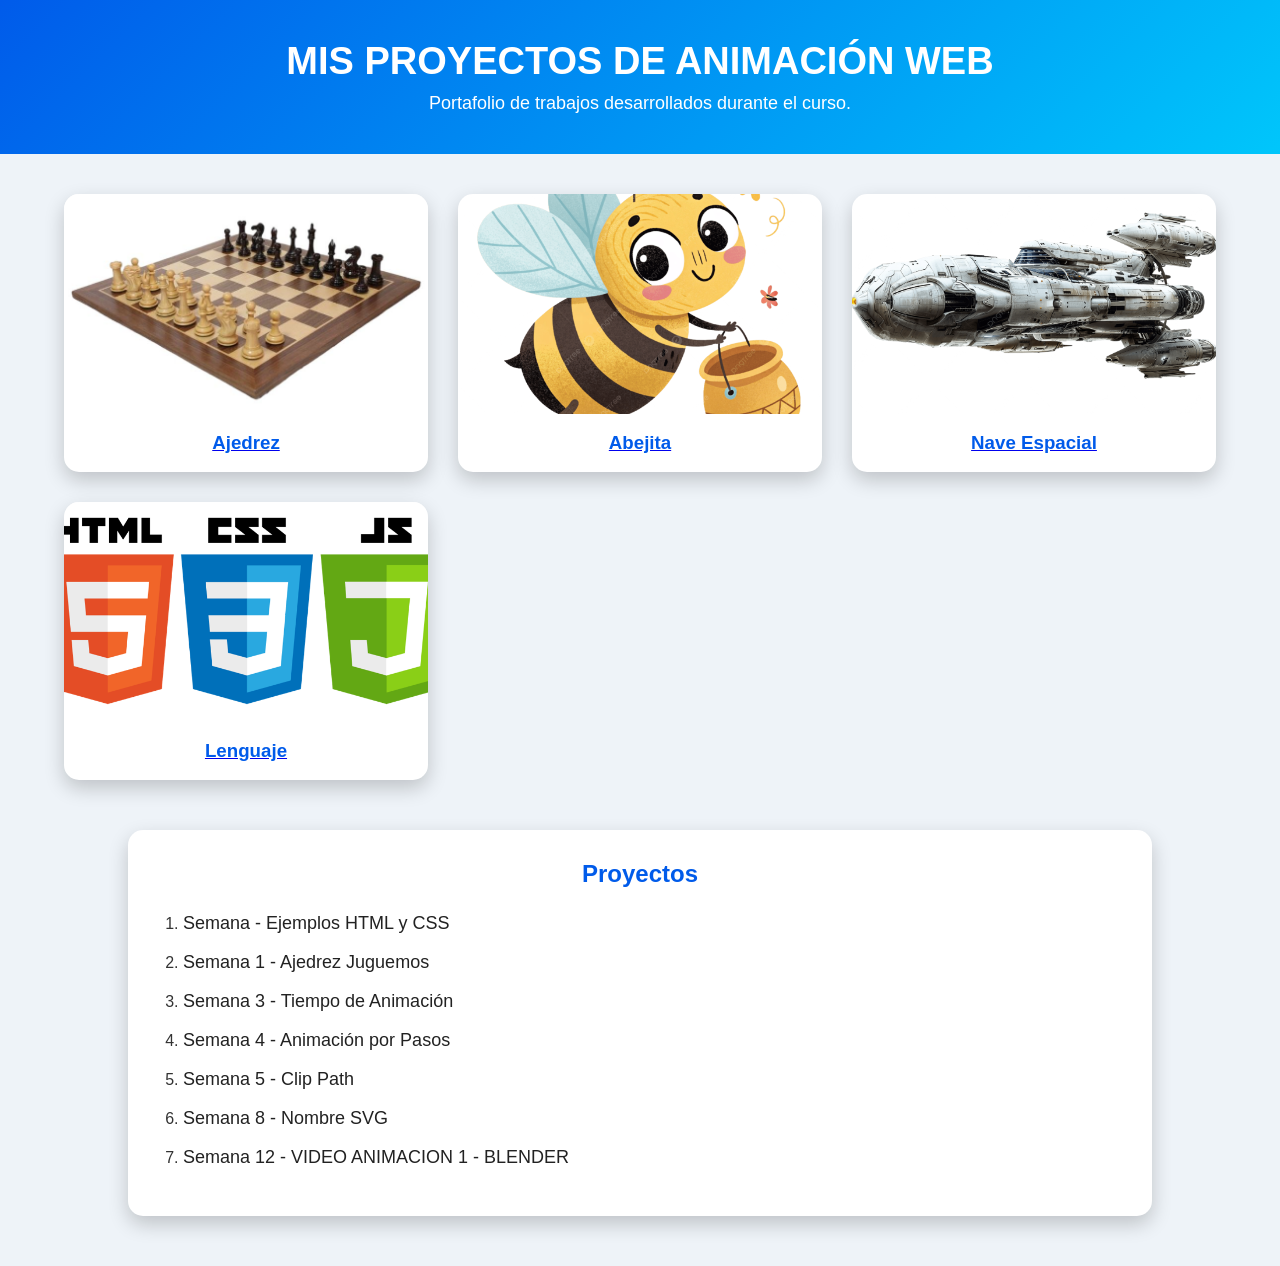
<file: index.html>
<!DOCTYPE html>
<html lang="es">

<head>
    <meta charset="UTF-8">
    <meta name="viewport" content="width=device-width, initial-scale=1.0">
    <title>Mis Proyectos</title>

    <link rel="stylesheet" href="css/estilos.css">
</head>

<body>

<header>
    <h1>MIS PROYECTOS DE ANIMACIÓN WEB</h1>
    <p>Portafolio de trabajos desarrollados durante el curso.</p>
</header>

<section class="galeria">

    <div class="card">
        <a href="SEMANA 1/index.html">

        <div class="imagen img1"></div>
        <h3>Ajedrez</h3>
        </a>
    </div>

    <div class="card">
        <a href="SEMANA 3/abeja.html">
        <div class="imagen img2"></div>
        <h3>Abejita</h3>
        </a>
    </div>

    <div class="card">
        <a href="SEMANA 3/nave-eespacial.html">
        <div class="imagen img3"></div>
        <h3>Nave Espacial</h3>
        </a>
    </div>

    <div class="card">
        <a href="SEMANA 4/index.html">
        <div class="imagen img4"></div>
        <h3>Lenguaje</h3>
        </a>
    </div>

</section>

<section class="lista">

<h2>Proyectos</h2>

<ol>

<li><a href="SEMANA/index.html">Semana - Ejemplos HTML y CSS</a></li>

<li><a href="SEMANA 1/index.html">Semana 1 - Ajedrez Juguemos</a></li>

<li><a href="SEMANA 3/index.html">Semana 3 - Tiempo de Animación</a></li>

<li><a href="SEMANA 4/index.html">Semana 4 - Animación por Pasos</a></li>

<li><a href="SEMANA 5/index.html">Semana 5 - Clip Path</a></li>

<li><a href="SEMANA 8/index.html">Semana 8 - Nombre SVG</a></li>

<li><a href="SEMANA 12/index.html">Semana 12 - VIDEO ANIMACION 1 - BLENDER</a></li>

</ol>

</section>

</body>

</html>
</file>
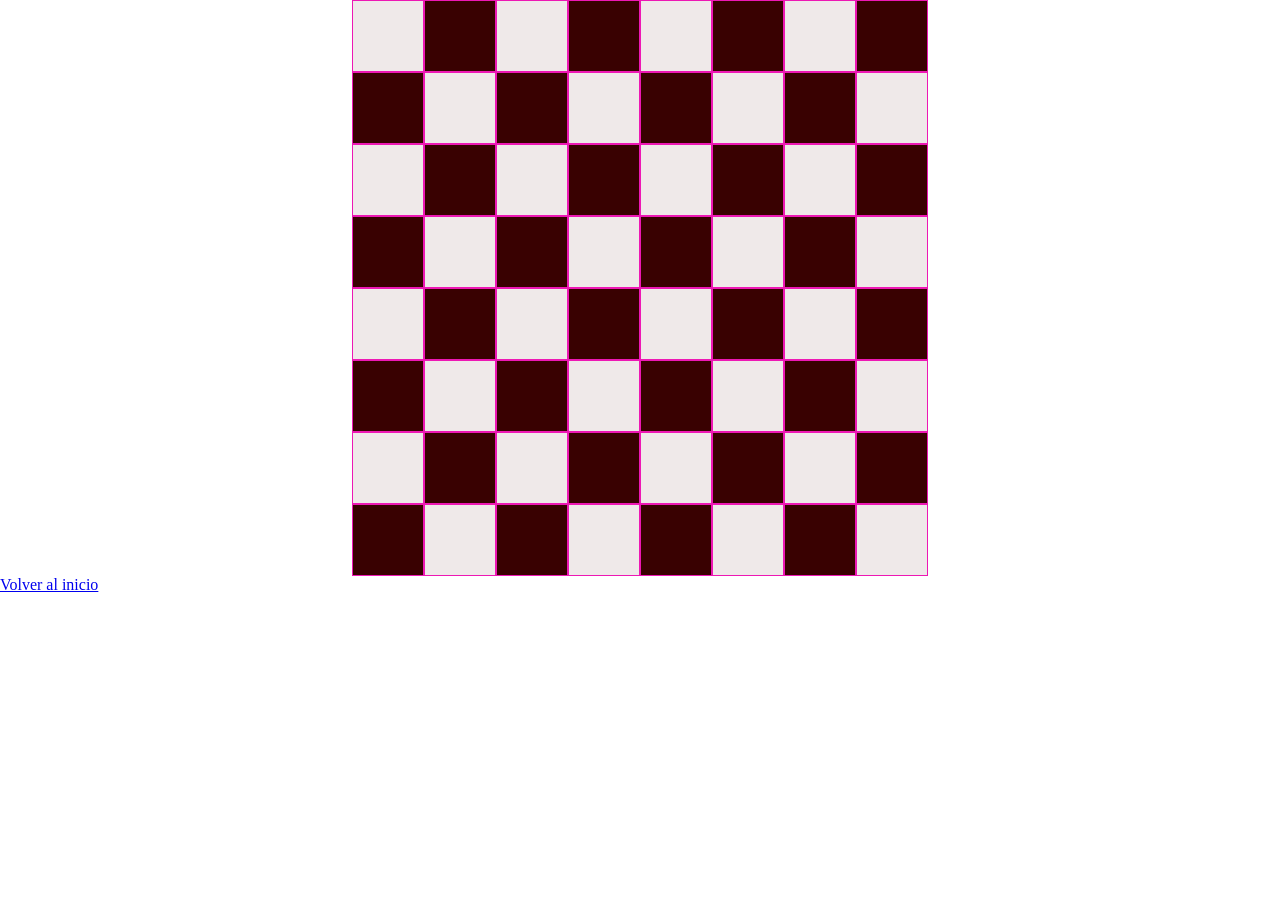
<file: SEMANA 1/index.html>
<html>
<head>
    <title>AJEDREZ ARA</title>

    <style>

        *{
            margin:0;
            padding:0;
        }

        .contenedor{
            width:576px;
            height:72px;
            margin:auto;
            background-color: brown;
        }

        .cuadrito1, .cuadrito2{
            width:70px;
            height:70px;
            border:1px solid rgb(237, 24, 180);
            float: left;
        }

        .cuadrito1{
            background:rgb(57, 1, 1);
        }

        .cuadrito2{
            background:rgb(239, 233, 233);
        }

    </style>
</head>

<body>

<!-- FILA 1 -->
<div class="contenedor">
    <div class="cuadrito2"></div>
    <div class="cuadrito1"></div>
    <div class="cuadrito2"></div>
    <div class="cuadrito1"></div>
    <div class="cuadrito2"></div>
    <div class="cuadrito1"></div>
    <div class="cuadrito2"></div>
    <div class="cuadrito1"></div>
</div>

<!-- FILA 2 -->
<div class="contenedor">
    <div class="cuadrito1"></div>
    <div class="cuadrito2"></div>
    <div class="cuadrito1"></div>
    <div class="cuadrito2"></div>
    <div class="cuadrito1"></div>
    <div class="cuadrito2"></div>
    <div class="cuadrito1"></div>
    <div class="cuadrito2"></div>
</div>

<!-- FILA 3 -->
<div class="contenedor">
    <div class="cuadrito2"></div>
    <div class="cuadrito1"></div>
    <div class="cuadrito2"></div>
    <div class="cuadrito1"></div>
    <div class="cuadrito2"></div>
    <div class="cuadrito1"></div>
    <div class="cuadrito2"></div>
    <div class="cuadrito1"></div>
</div>

<!-- FILA 4 -->
<div class="contenedor">
    <div class="cuadrito1"></div>
    <div class="cuadrito2"></div>
    <div class="cuadrito1"></div>
    <div class="cuadrito2"></div>
    <div class="cuadrito1"></div>
    <div class="cuadrito2"></div>
    <div class="cuadrito1"></div>
    <div class="cuadrito2"></div>
</div>

<!-- FILA 5 -->
<div class="contenedor">
    <div class="cuadrito2"></div>
    <div class="cuadrito1"></div>
    <div class="cuadrito2"></div>
    <div class="cuadrito1"></div>
    <div class="cuadrito2"></div>
    <div class="cuadrito1"></div>
    <div class="cuadrito2"></div>
    <div class="cuadrito1"></div>
</div>

<!-- FILA 6 -->
<div class="contenedor">
    <div class="cuadrito1"></div>
    <div class="cuadrito2"></div>
    <div class="cuadrito1"></div>
    <div class="cuadrito2"></div>
    <div class="cuadrito1"></div>
    <div class="cuadrito2"></div>
    <div class="cuadrito1"></div>
    <div class="cuadrito2"></div>
</div>

<!-- FILA 7 -->
<div class="contenedor">
    <div class="cuadrito2"></div>
    <div class="cuadrito1"></div>
    <div class="cuadrito2"></div>
    <div class="cuadrito1"></div>
    <div class="cuadrito2"></div>
    <div class="cuadrito1"></div>
    <div class="cuadrito2"></div>
    <div class="cuadrito1"></div>
</div>

<!-- FILA 8 -->
<div class="contenedor">
    <div class="cuadrito1"></div>
    <div class="cuadrito2"></div>
    <div class="cuadrito1"></div>
    <div class="cuadrito2"></div>
    <div class="cuadrito1"></div>
    <div class="cuadrito2"></div>
    <div class="cuadrito1"></div>
    <div class="cuadrito2"></div>

</div>
<a href="../index.html"> Volver al inicio</a>
</body>
</html>
</file>
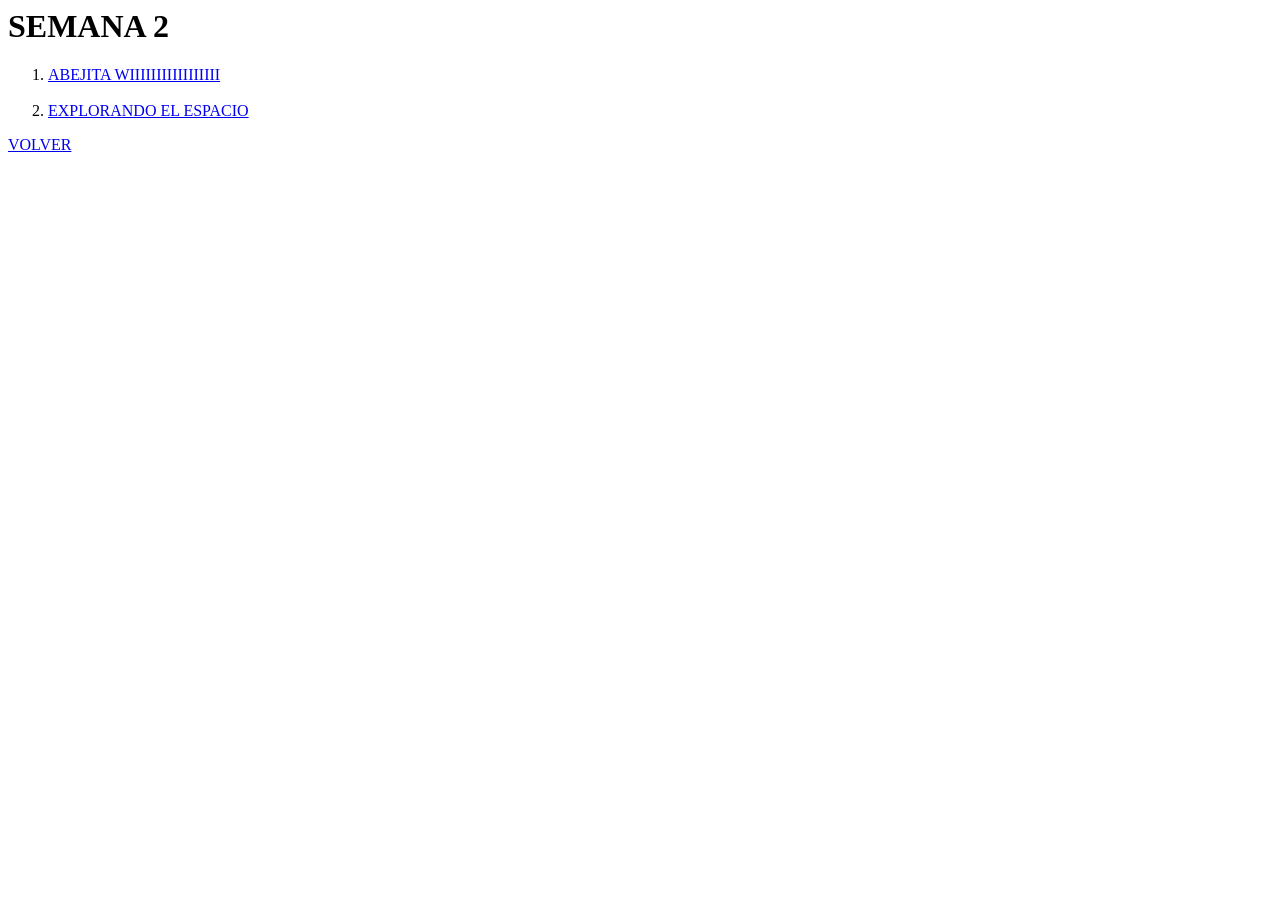
<file: SEMANA 3/index.html>
<html>
<head>
    <title></title>
    <style>
      
    </style>
</head>

<body>
    <h1>SEMANA 2</h1>

    <ol>
        <li>
            <a href="abeja.html">
                ABEJITA WIIIIIIIIIIIIIIIII
            </a>
            <br>
            <br>
        </li>
        <li>
            <a href="nave-eespacial.html">
                EXPLORANDO EL ESPACIO
            </a>
            <br>
        </li>
    </ol>

</body>
<a href="../index.html" , text-align:center; >VOLVER</a>
</html>
</file>
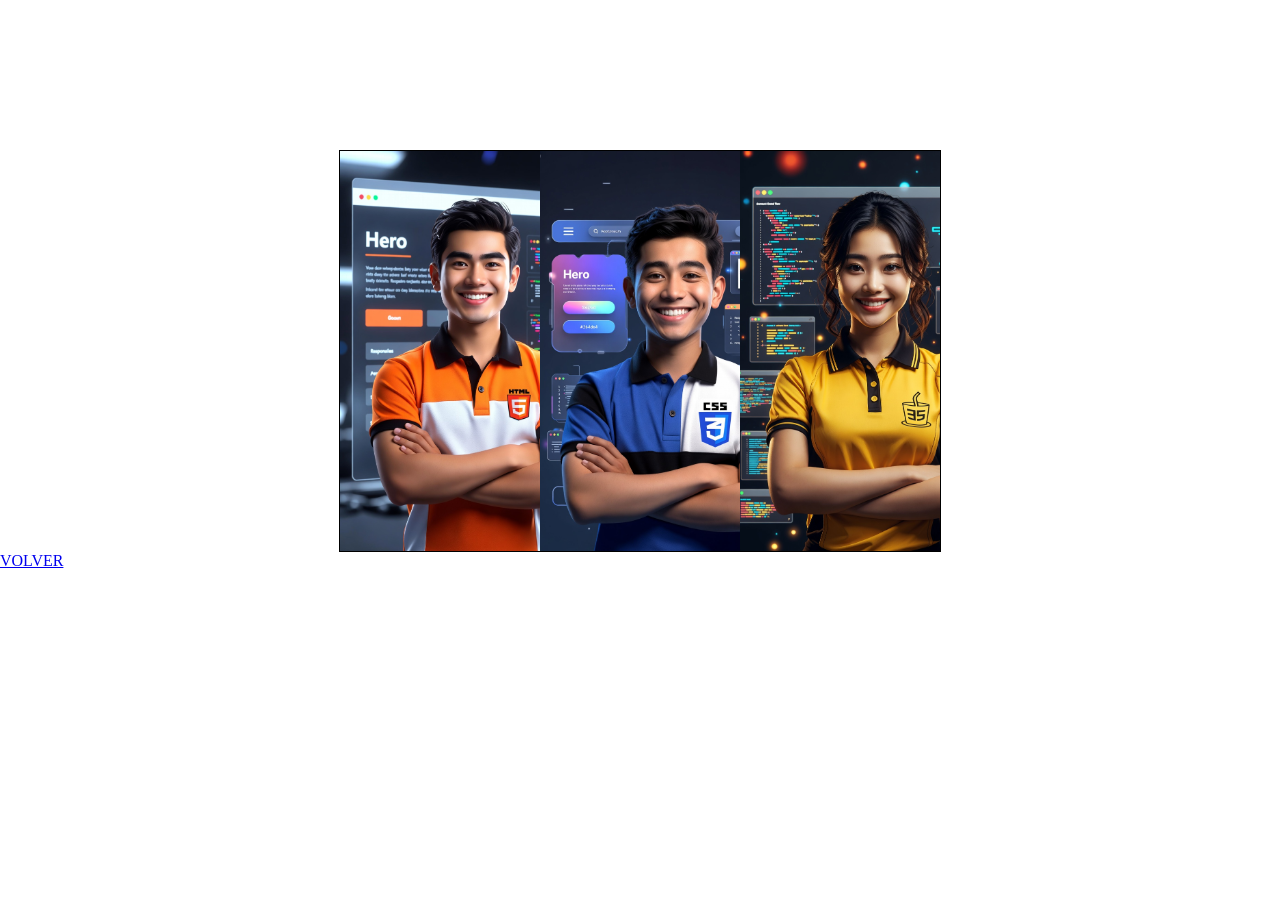
<file: SEMANA 4/index.html>
<html>
        <head>
        <title> TIPOS DE CODIGO </title>
        <style>
            *{
                padding:0PX;
                margin: 0px;
            }
            .contenedor{
                width: 600px;
                height: 400px;
                border: 1px solid black;
                margin: 0 auto;
                margin-top: 150px;
                position: relative;
                overflow: hidden;/*fuera del borde no sobresale la figura*/
            }
            .tarjeta1, .tarjeta2, .tarjeta3{
                width: 200px;
                height: 400px;
                top: -400px;
                position: absolute;
                background-size: cover;

            }
            .tarjeta1{
                background-image: url(img/html.jpg);
                left: 0px;
                animation: tarjeta1 3s 1 forwards ;
            }
            .tarjeta2{
                background-image: url(img/css3.jpg);
                left: 200px;
                animation: tarjeta2 3s 1 forwards 3s ;           
            }
            .tarjeta3{
                background-image: url(img/java.jpg);
                left: 400px;  
                animation: tarjeta3 3s 1 forwards 6s;           
            }
            /*LAS ANIMACIONES*/
            @keyframes tarjeta1{
                0%{
                    top: -400PX;
                    transform: rotateY(180deg);
                }
                50%{
                    left: 600px;
                    top: 400px;
                }
                100%{
                    top: 0px;
                }
            }  
            @keyframes tarjeta2{
                0%{
                    top: 400PX;
                    transform: rotateY(180deg);
                }
                50%{
                    left: 400px;
                    top: 300px;
                }
                100%{
                    top: 0px;
                }
            }  
            @keyframes tarjeta3{
                0%{
                    top: 400PX;
                    transform: rotateY(180deg);
                }
                40%{
                    right: 600px;
                    top: 200px;
                }
                60%{ 
                    top: 300px;
                }
                100%{
                    top: 0px;
                }
            }
            /*EVENTOS*/
            .tarjeta1:hover, .tarjeta2:hover, .tarjeta3:hover{
                transition: 1s;
                scale: 1.2;
                z-index: 1;
            }
        </style> 
        </head>
        <body>
            <div class="contenedor">
                <div class="tarjeta1"></div>
                <div class="tarjeta2"></div>
                <div class="tarjeta3"></div>
            </div>
<a href="../index.html" , text-align:center; >VOLVER</a>
        </body>
    </html>
</file>
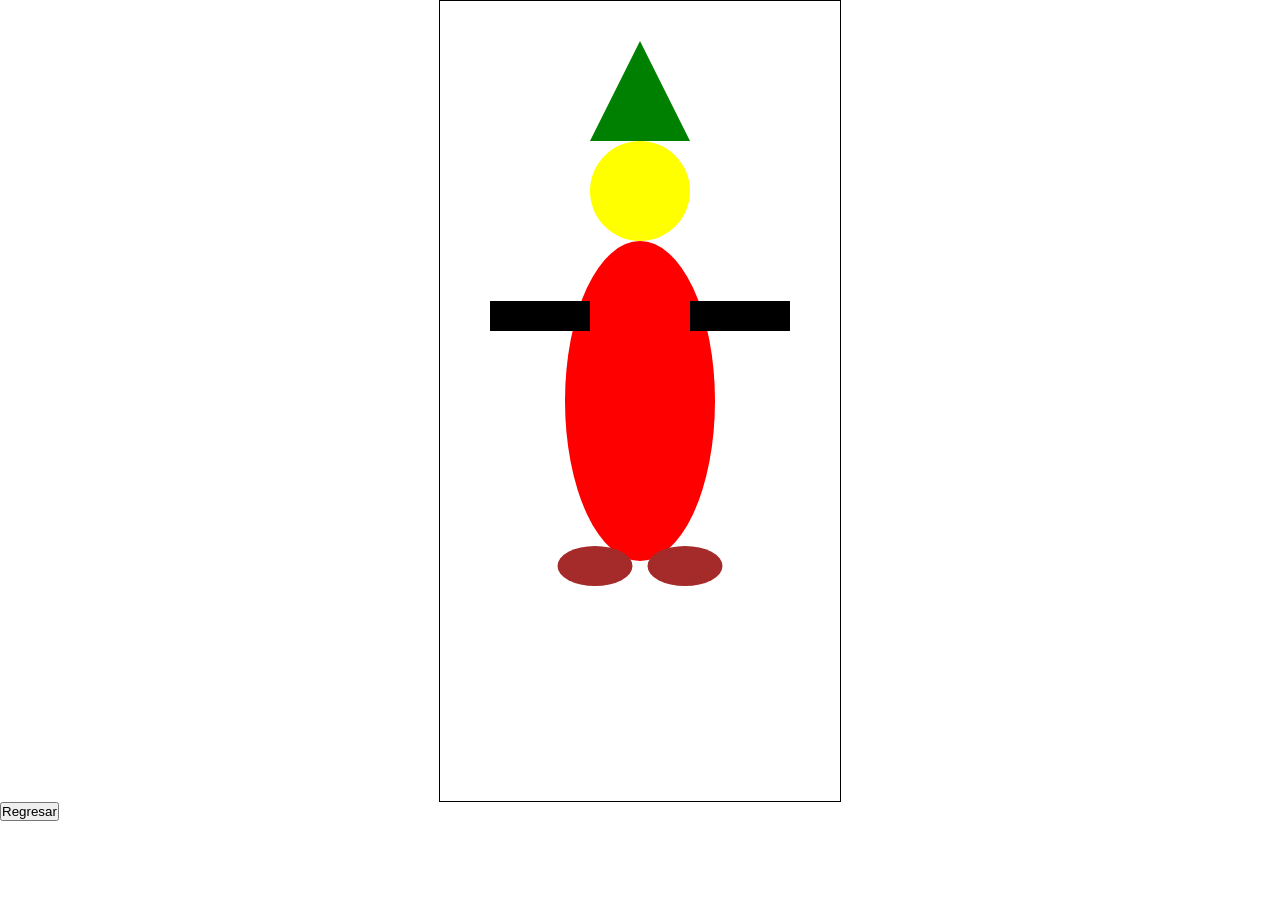
<file: SEMANA 5/index.html>
<html>
<head>
        <title>clip</title>
        <style>
            *{
                margin:0;
                padding:0;
            }
            #contenedor{
                width: 400px;
                height: 800px;
                border:1px solid black;
                position: relative;
                margin:0 auto;     /*centrar el contenedor*/    
                overflow: hidden;  /*oculta todo lo que contiene*/   
            }
            #triangulo{
                width: 100px;
                height: 100px;
                background-color: green;
                clip-path:polygon(50% 0%, 0% 100%, 100% 100%); 
                top: 40px;
                right: 150px;
                position: absolute;
            }
            #circulo{
                width: 100px;
                height: 100px;
                background-color: yellow;
                clip-path: circle(50% at 50% 50%);
                top: 140px;
                right: 150px;
                position: absolute;
            }
            #ovalo{
                width: 300px;
                height: 400px;
                background-color:red;
                clip-path: ellipse(25% 40% at 50% 50%);
                top: 200px;
                right: 50px;
                position: absolute;
            }
            #rectangulo{
                width: 100px;
                height: 30px;
                background-color:black;
                top: 300px;
                right: 50px;
                position: absolute;
            }
            #rectangulo1{
                width: 100px;
                height: 30px;
                background-color:black;
                top: 300px;
                left: 50px;
                position: absolute;
            }
            #ovalo1{
                width: 150px;
                height: 50px;
                background-color:brown;
                clip-path: ellipse(25% 40% at 50% 50%);
                top: 540px;
                right: 80px;
                position: absolute;
            }
            #ovalo2{
                width: 150px;
                height: 50px;
                background-color:brown;
                clip-path: ellipse(25% 40% at 50% 50%);
                top: 540px;
                left: 80px;
                position: absolute;
            } 

        </style>
</head>
<body>
    <div id="contenedor">
        <div id="triangulo"></div>
        <div id="circulo"></div>
        <div id="ovalo"></div>
        <div id="rectangulo"></div>
        <div id="rectangulo1"></div>
        <div id="ovalo1"></div>
        <div id="ovalo2"></div>
    </div>
<a href="../index.html">
    <button>Regresar</button>
</a>
</body>
</html>
</file>
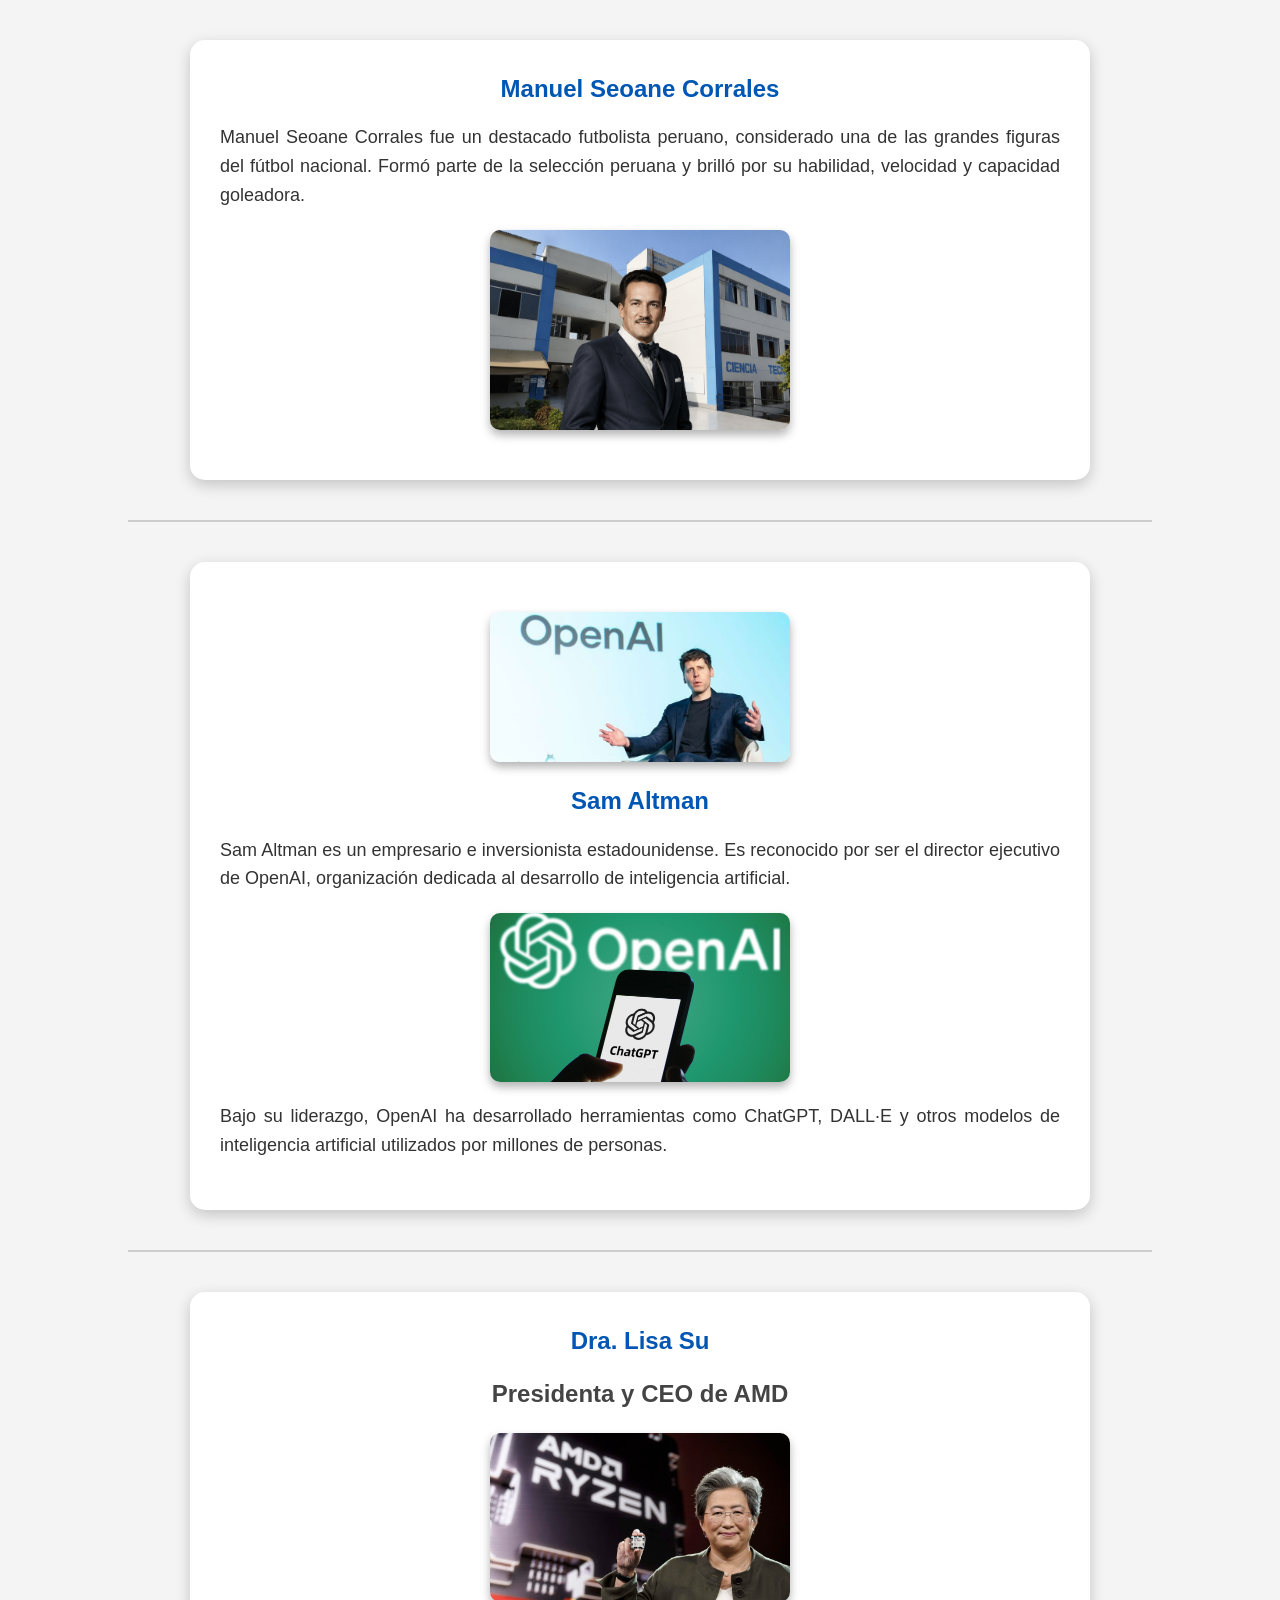
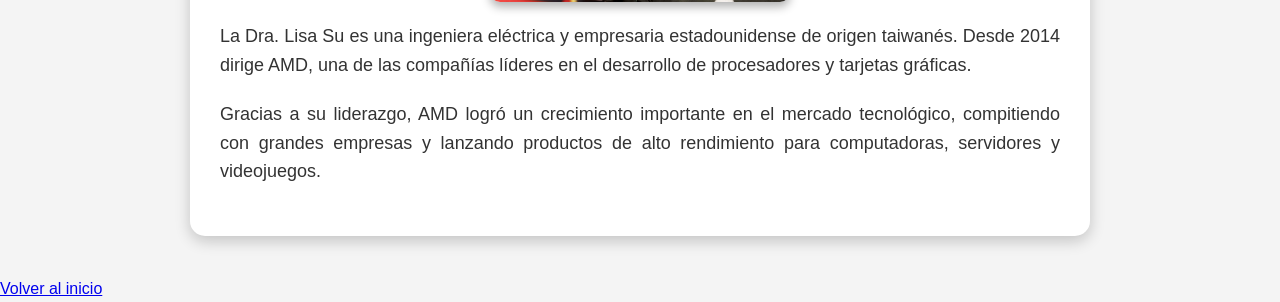
<file: SEMANA/index.html>
</html><!DOCTYPE html>
<html lang="es">
<head>
    <meta charset="UTF-8">
    <meta name="viewport" content="width=device-width, initial-scale=1.0">
    <title>Ejercicios HTML</title>

    <link rel="stylesheet" href="CSS/estilos.css">
</head>
<body>

    <!-- EJERCICIO 1 -->
    <section>
        <h1>Manuel Seoane Corrales</h1>

        <p>
            Manuel Seoane Corrales fue un destacado futbolista peruano,
            considerado una de las grandes figuras del fútbol nacional.
            Formó parte de la selección peruana y brilló por su habilidad,
            velocidad y capacidad goleadora.
        </p>

        <img src="IMG/manuel-seoane.png"
             alt="Manuel Seoane Corrales"
             width="300">
    </section>

    <hr>

    <!-- EJERCICIO 2 -->
    <section>

        <img src="IMG/sam-altman.jpg"
             alt="Sam Altman"
             width="300">

        <h1>Sam Altman</h1>

        <p>
            Sam Altman es un empresario e inversionista estadounidense.
            Es reconocido por ser el director ejecutivo de OpenAI,
            organización dedicada al desarrollo de inteligencia artificial.
        </p>

        <img src="IMG/openai.jpg"
             alt="OpenAI"
             width="300">

        <p>
            Bajo su liderazgo, OpenAI ha desarrollado herramientas
            como ChatGPT, DALL·E y otros modelos de inteligencia
            artificial utilizados por millones de personas.
        </p>

    </section>

    <hr>

    <!-- EJERCICIO 3 -->
    <section>

        <h1>Dra. Lisa Su</h1>

        <h2>Presidenta y CEO de AMD</h2>

        <img src="IMG/lisa_su.jpg"
             alt="Dra. Lisa Su"
             width="300">

        <p>
            La Dra. Lisa Su es una ingeniera eléctrica y empresaria
            estadounidense de origen taiwanés. Desde 2014 dirige AMD,
            una de las compañías líderes en el desarrollo de procesadores
            y tarjetas gráficas.
        </p>

        <p>
            Gracias a su liderazgo, AMD logró un crecimiento importante
            en el mercado tecnológico, compitiendo con grandes empresas
            y lanzando productos de alto rendimiento para computadoras,
            servidores y videojuegos.
        </p>

    </section>
<a href="../index.html"> Volver al inicio</a>
</body>
</html>
</file>
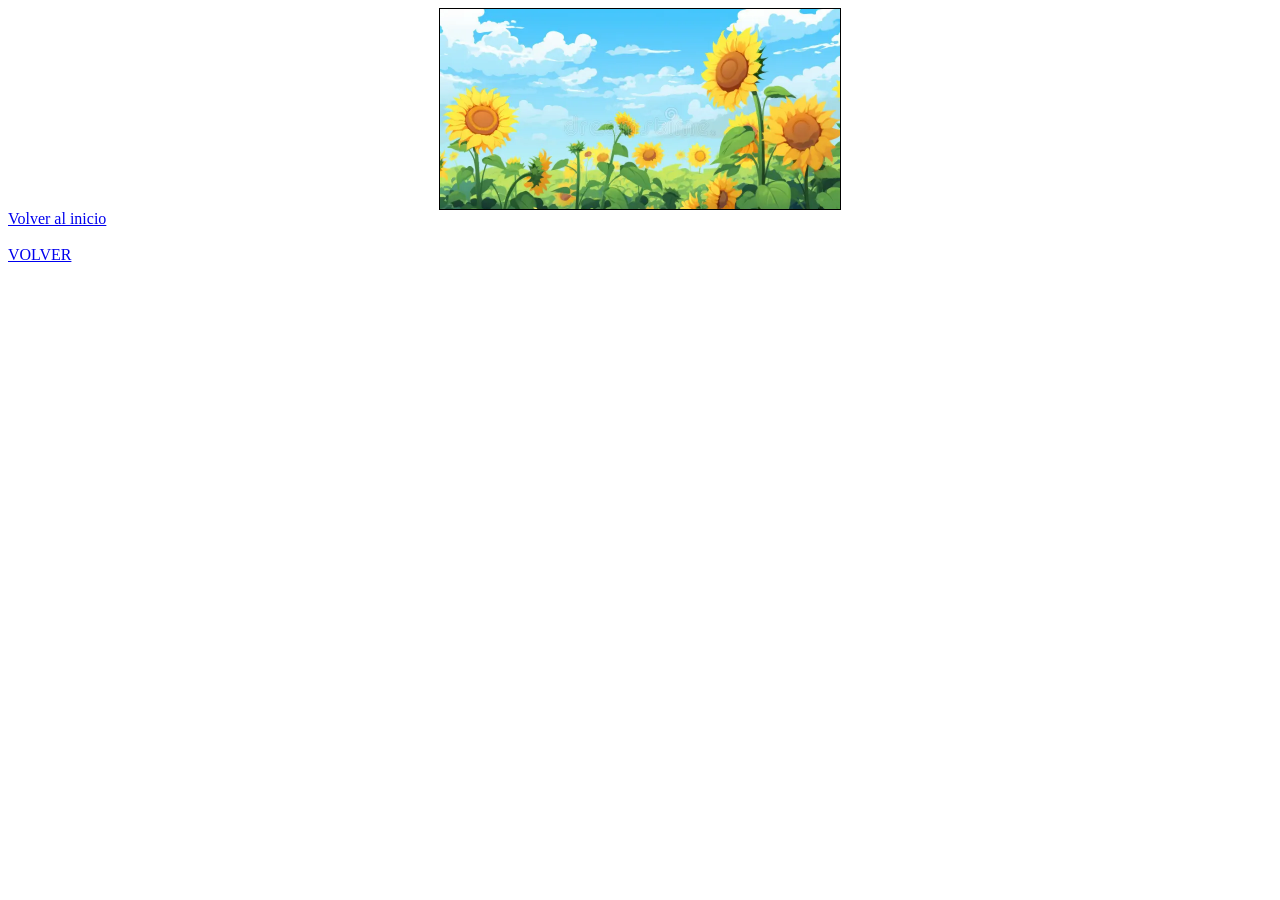
<file: SEMANA 3/abeja.html>
<html>
    <head>
        <title>Animaciones CS3</title>
        <style>
            *{
                padding:0px;
            }
            .contenedor{
                width: 400px;
                height: 200px;
                border: 1px solid black;
                position: relative;/*provoca el centrado del div contenedor*/
                margin: 0 auto;/*provoca el centrado del div contenedor*/
                overflow: hidden;/*ocultar cuando esta el cuadradito fuera del contenedor*/
                background-image: url(img/girasoles.webp);
                background-size: cover;
            }
            .cuadradito{
                width: 50px;
                height: 50px;
                position: absolute;
                left:-100px;
                top: 50px;


                animation: cuadradito 10s infinite;
            }
            @keyframes cuadradito{
                0%{
                    left:-800px;
                    top: 300px;
                    rotate: 0deg;
                }
                50%{
                    left:150px;
                    top: 0px;
                    rotate: 60deg;
                }
                100%{
                     left:400px;
                    top: 150px;
                    rotate: 0deg;                   
                }
            }
            .cuadraditoB{
                width: 50px;
                height: 50px;
                position: absolute;
                left:-100px;
                top: 50px;

                animation: cuadraditoB 10s infinite;
            }
            @keyframes cuadraditoB{
                0%{
                    left:-100px;
                    top:50px;
                }
                20%{
                    top:90px;
                }
                 40%{
                top:40px;
                }   
                60%{
                    top:100px;
                }
                80%{
                    top:60px;
                }
                100%{
                    left:400px;
                    top:50px;
                }
            }
            .cuadraditoC{
                width: 40px;
                height: 40px;
                position: absolute;
                left:-200px;
                top: 50px;

                animation: cuadraditoC 8s infinite;
            }
            @keyframes cuadraditoC{
                0%{
                    left:-100px;
                    top:70px;
                }
                20%{
                    top:90px;
                }
                 40%{
                    top:120px;
                }   
                60%{
                    top:40px;
                }
                80%{
                    top:130px;
                }
                100%{
                    left:400px;
                    top:70px;
                }
            }           
            .cuadradito img{
                width: 50px;
                height: 50px;
            }
            .cuadraditoB img{
                width: 50px;
                height: 50px;
            }
            .cuadraditoC img{
                width: 40px;
                height: 40px;
            }  
        </style>
    </head>
   <body>
    <div class="contenedor">
        <div class="cuadradito">
            <img src="./img/abeji.png" alt=" ">
        </div>
        <div class="cuadraditoB">
            <img src="./img/abeji.png" alt=" ">  
        </div>
        <div class="cuadraditoC">
            <img src="./img/abeji.png" alt=" ">  
        </div>
    </div>
<a href="../index.html">Volver al inicio</a>
<br>
<br>
<a href="index.html" , text-align:center; >VOLVER</a>
    
   </body> 
</html>
</file>
<file: css/estilos.css>
*{
    margin:0;
    padding:0;
    box-sizing:border-box;
}

body{

    font-family:Arial, Helvetica, sans-serif;

    background:#eef3f8;

    color:#333;

}

header{

    background:linear-gradient(135deg,#005bea,#00c6fb);

    color:white;

    text-align:center;

    padding:40px;

}

header h1{

    font-size:38px;

}

header p{

    margin-top:10px;

    font-size:18px;

}

.galeria{

    width:90%;

    margin:40px auto;

    display:grid;

    grid-template-columns:repeat(auto-fit,minmax(280px,1fr));

    gap:30px;

}

.card{

    background:white;

    border-radius:15px;

    overflow:hidden;

    box-shadow:0 8px 20px rgba(0,0,0,.2);

    transition:.4s;

}

.card:hover{

    transform:translateY(-8px);

}

.imagen{

    height:220px;

    background-size:cover;

    background-position:center;

}

.img1{

    background-image:url("../IMG/Ajedrez.jpeg");

}

.img2{

    background-image:url("../IMG/abeji.png");

}

.img3{

    background-image:url("../IMG/nave.png");

}

.img4{

    background-image:url("../IMG/lenguaje.png");

}

.card h3{

    text-align:center;

    padding:18px;

    color:#005bea;

}

.lista{

    width:80%;

    margin:50px auto;

    background:white;

    padding:30px;

    border-radius:15px;

    box-shadow:0 8px 20px rgba(0,0,0,.2);

}

.lista h2{

    text-align:center;

    margin-bottom:25px;

    color:#005bea;

}

.lista ol{

    padding-left:25px;

}

.lista li{

    margin:18px 0;

}

.lista a{

    text-decoration:none;

    color:#222;

    font-size:18px;

    transition:.3s;

}

.lista a:hover{

    color:#005bea;

    padding-left:10px;

}
</file>
<file: SEMANA/CSS/estilos.css>
/* Quitar márgenes por defecto */
*{
    margin:0;
    padding:0;
    box-sizing:border-box;
}

/* Fondo de la página */
body{
    font-family:Arial, Helvetica, sans-serif;
    background:#f4f4f4;
    color:#333;
    line-height:1.6;
}

/* Contenedor de cada ejercicio */
section{
    width:80%;
    max-width:900px;
    margin:40px auto;
    background:white;
    padding:30px;
    border-radius:15px;
    box-shadow:0 5px 15px rgba(0,0,0,.2);
}

/* Títulos */
h1{
    text-align:center;
    color:#0056b3;
    margin-bottom:15px;
}

h2{
    text-align:center;
    color:#444;
    margin-bottom:20px;
}

/* Párrafos */
p{
    text-align:justify;
    margin-bottom:20px;
    font-size:18px;
}

/* Imágenes */
img{
    display:block;
    margin:20px auto;
    width:300px;
    border-radius:10px;
    box-shadow:0 5px 10px rgba(0,0,0,.3);
}

/* Línea divisoria */
hr{
    width:80%;
    margin:40px auto;
    border:1px solid #ccc;
}
</file>
